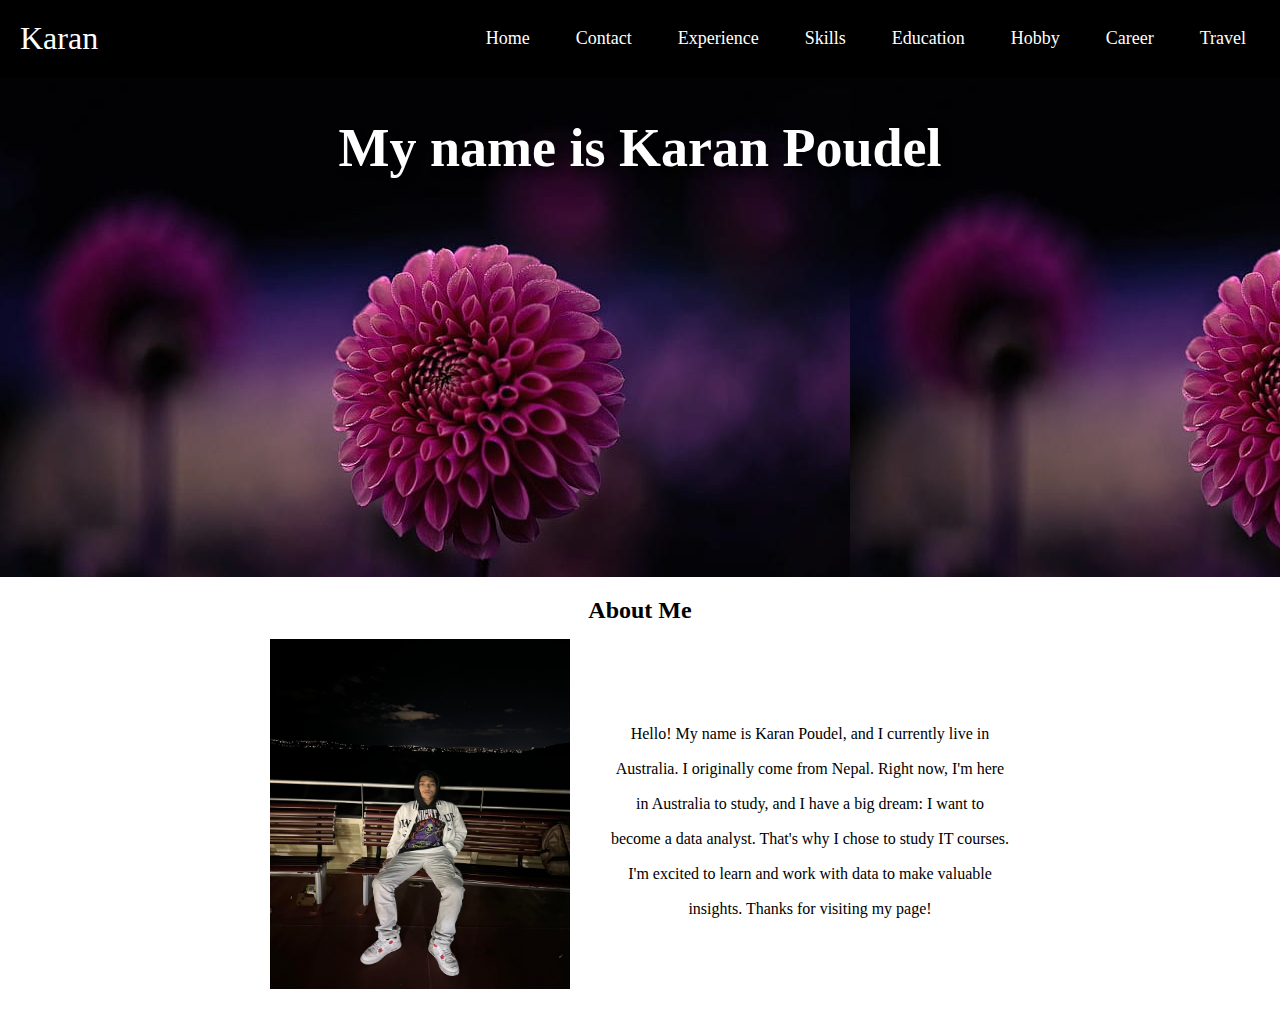
<file: Karan Poudel/Development/index.html>
<!DOCTYPE html>
<html lang="en">
<head>
    <meta charset="UTF-8">
    <meta name="viewport" content="width=device-width, initial-scale=1.0">
    <link rel="stylesheet" href="style.css">
    <title>Document</title>
</head>
    <body>
        <nav style="background-color: black; color: white;" class="navbar">
            <div class="logo">Karan</div>
            <ul class="nav-links">
            <div class="menu">
                <li><a href="index.html">Home</a></li>
                <li><a href="contact.html">Contact</a></li>
                <li><a href="experience.html">Experience</a></li>
                <li><a href="skills.html">Skills</a></li>
                <li><a href="education.html">Education</a></li>
                <li><a href="hobby.html">Hobby</a></li>
                <li><a href="career.html">Career</a></li>
                <li><a href="travel.html">Travel</a></li>
            </div>
          </ul>
        </nav>
        <section style=" background: url('images/second.jpg');" class="index-section">
            <div class="index-heading">
                <h2 style="text-shadow: 5px 5px 6px rgba(0, 0, 0, 0.5); color: white;">My name is Karan Poudel</h2><br>
            </div>
        </section>
        <div style="display: flex; justify-content: center;">
            <h2 style="align-self: center; margin-top: 20px; margin-bottom: 15px; ">About Me</h2>
        </div>
        <div class="about">
            <div class="image">
                <img  height="350px;" width="300px" src="images/image1.jpg" alt="">
            </div>
            <div class="about_text">
                <p>Hello! My name is Karan Poudel, and I currently live in Australia. I originally come from Nepal. Right now, I'm here in Australia to study, and I have a big dream: I want to become a data analyst. That's why I chose to study IT courses. I'm excited to learn and work with data to make valuable insights. Thanks for visiting my page!</p>
            </div>
        </div>
    </body>      
</html>
</file>
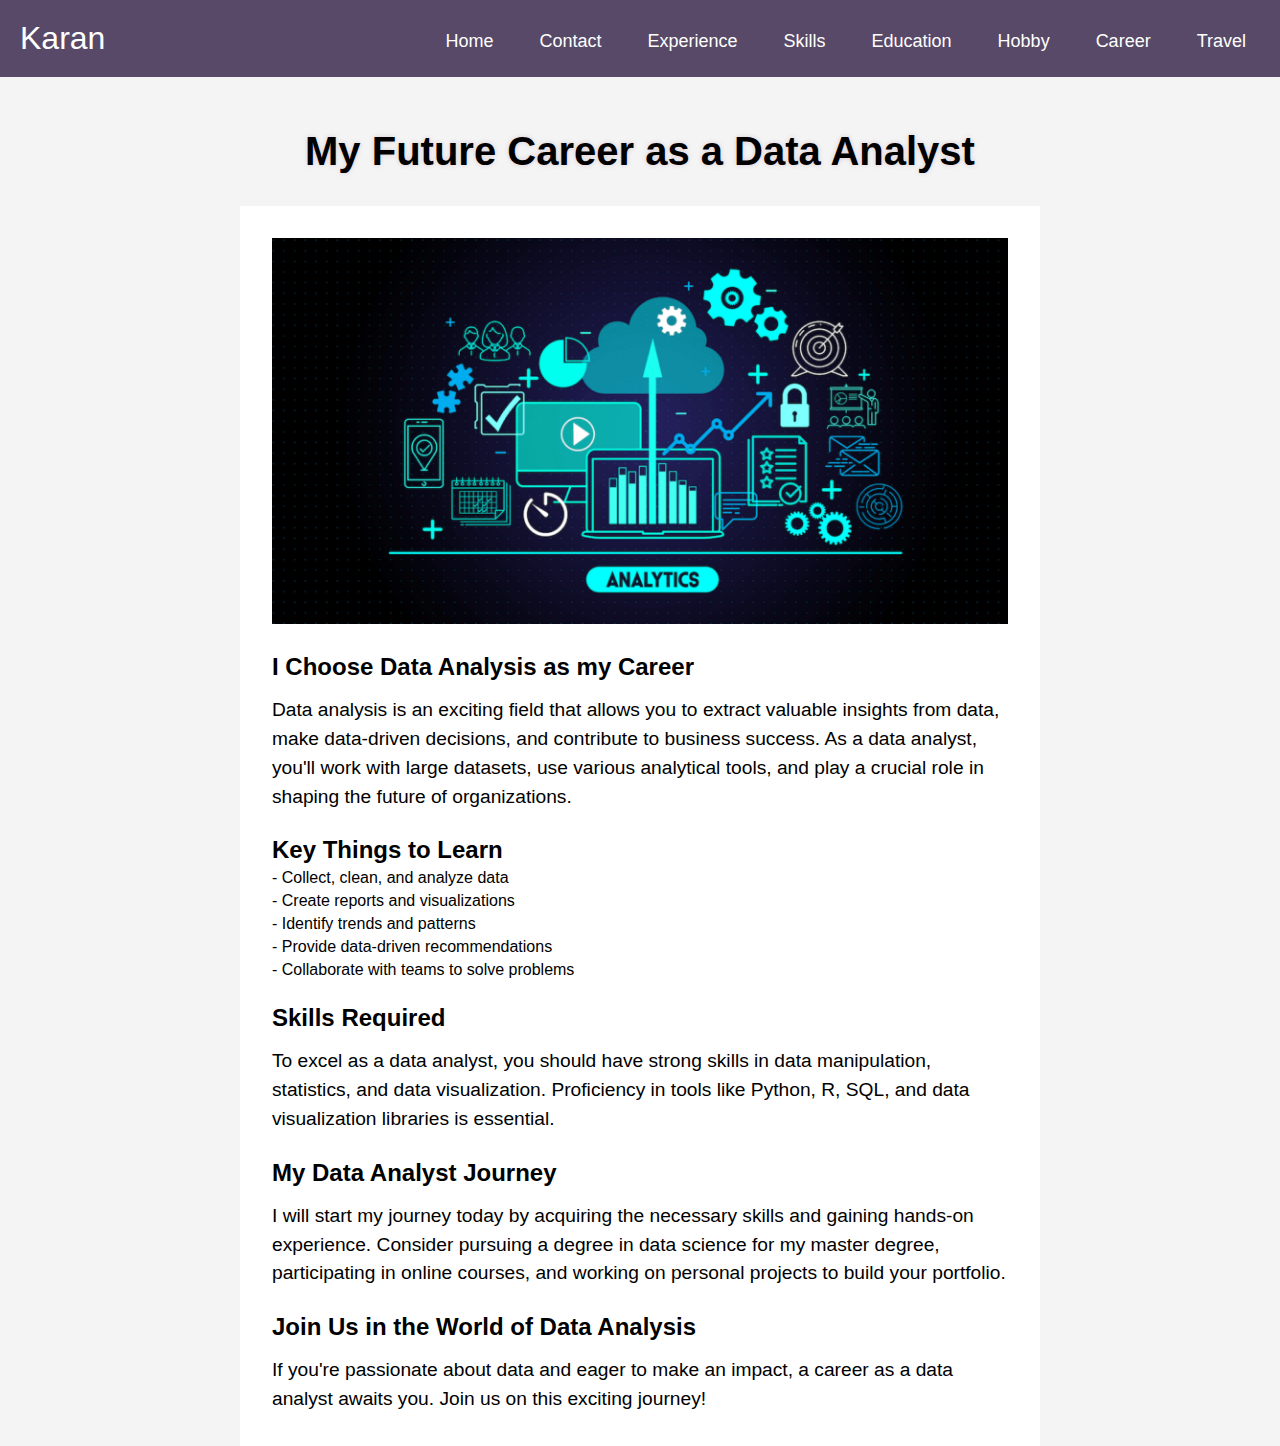
<file: Karan Poudel/Development/career.html>
<!DOCTYPE html>
<html lang="en">
<head>
    <meta charset="UTF-8">
    <meta name="viewport" content="width=device-width, initial-scale=1.0">
    <link rel="stylesheet" href="style.css">
    <title>Document</title>
    <style>
        body {
            font-family: Arial, sans-serif;
            margin: 0;
            padding: 0;
            background-color: #f4f4f4;
        }
        .header {
            color: black;
            text-align: center;
            padding: 2rem 0;
        }
        .container {
            max-width: 800px;
            margin: 0 auto;
            padding: 2rem;
            background-color: #fff;
            }

        h1 {
            font-size: 2.5rem;
            margin-top: 20px;
        }
        h2{
            margin-top: 25px; 
        }
        p {
            font-size: 1.2rem;
            line-height: 1.5;
            margin-top: 15px;
        }
        img {
            max-width: 100%;
            height: auto;
        }
        li{
            margin-top: 5px;
        }
    </style>
</head>
    <body>
        <nav class="navbar">
            <div class="logo">Karan</div>
            <ul class="nav-links">
            <div class="menu">
                <li><a href="index.html">Home</a></li>
                <li><a href="contact.html">Contact</a></li>
                <li><a href="experience.html">Experience</a></li>
                <li><a href="skills.html">Skills</a></li>
                <li><a href="education.html">Education</a></li>
                <li><a href="hobby.html">Hobby</a></li>
                <li><a href="career.html">Career</a></li>
                <li><a href="travel.html">Travel</a></li>
            </div>
          </ul>
        </nav>
        <div class="header">
            <h1 style="text-shadow: 0 0 5px rgba(108, 46, 102, 0.2);">My Future Career as a Data Analyst</h1>
        </div>
        <div class="container">
            <img src="images/data.png" alt="Data Analyst"/>
            <h2>I Choose Data Analysis as my Career</h2>
            <p>Data analysis is an exciting field that allows you to extract valuable insights from data, make data-driven decisions, and contribute to business success. As a data analyst, you'll work with large datasets, use various analytical tools, and play a crucial role in shaping the future of organizations.</p>
    
            <h2>Key Things to Learn</h2>
            <ul>
                <li>- Collect, clean, and analyze data</li>
                <li>- Create reports and visualizations</li>
                <li>- Identify trends and patterns</li>
                <li>- Provide data-driven recommendations</li>
                <li>- Collaborate with teams to solve problems</li>
            </ul>
    
            <h2>Skills Required</h2>
            <p>To excel as a data analyst, you should have strong skills in data manipulation, statistics, and data visualization. Proficiency in tools like Python, R, SQL, and data visualization libraries is essential.</p>
    
            <h2>My Data Analyst Journey</h2>
            <p>I will start my journey today by acquiring the necessary skills and gaining hands-on experience. Consider pursuing a degree in data science for my master degree, participating in online courses, and working on personal projects to build your portfolio.</p>
    
            <h2>Join Us in the World of Data Analysis</h2>
            <p>If you're passionate about data and eager to make an impact, a career as a data analyst awaits you. Join us on this exciting journey!</p>
        </div>
    </body>      
</html>
</file>
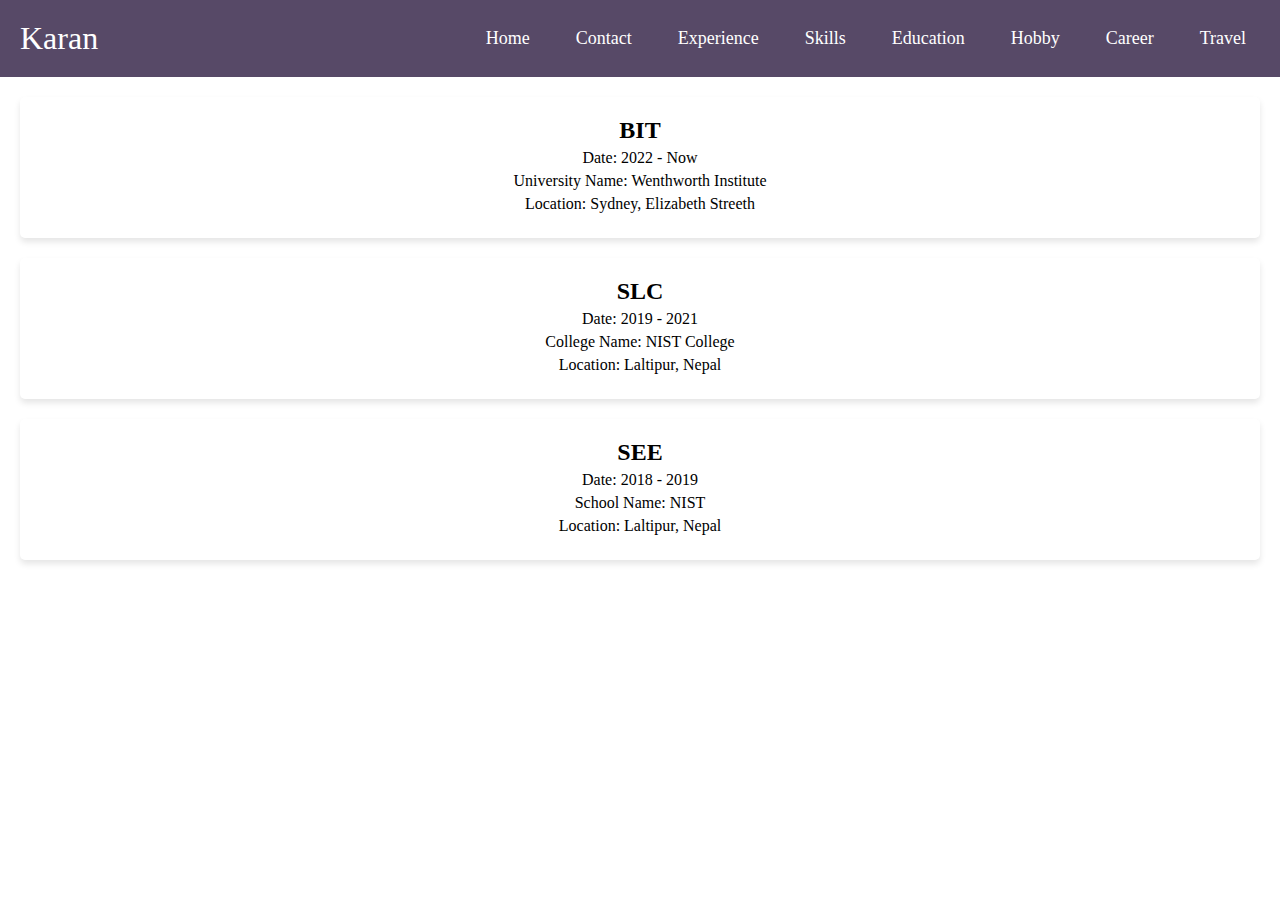
<file: Karan Poudel/Development/education.html>
<!DOCTYPE html>
<html lang="en">
<head>
    <meta charset="UTF-8">
    <meta name="viewport" content="width=device-width, initial-scale=1.0">
    <link rel="stylesheet" href="style.css">
    <title>Document</title>
    <style>
        h2 {
            margin: 0;
            text-align: center;
        }
        p {
            margin: 5px 0;
            text-align: center;
        }
    </style>
</head>
    <body>
        <nav class="navbar">
            <div class="logo">Karan</div>
            <ul class="nav-links">
            <div class="menu">
                <li><a href="index.html">Home</a></li>
                <li><a href="contact.html">Contact</a></li>
                <li><a href="experience.html">Experience</a></li>
                <li><a href="skills.html">Skills</a></li>
                <li><a href="education.html">Education</a></li>
                <li><a href="hobby.html">Hobby</a></li>
                <li><a href="career.html">Career</a></li>
                <li><a href="travel.html">Travel</a></li>
            </div>
          </ul>
        </nav>
        <div class="education-entry">
            <h2>BIT</h2>
            <p>Date: 2022 - Now</p>
            <p>University Name: Wenthworth Institute</p>
            <p>Location: Sydney, Elizabeth Streeth</p>
        </div>
    
        <div class="education-entry">
            <h2>SLC</h2>
            <p>Date: 2019 - 2021</p>
            <p>College Name: NIST College</p>
            <p>Location: Laltipur, Nepal</p>
        </div>
    
        <div class="education-entry">
            <h2>SEE</h2>
            <p>Date: 2018 - 2019</p>
            <p>School Name: NIST</p>
            <p>Location: Laltipur, Nepal</p>
        </div>
    </body>      
</html>
</file>
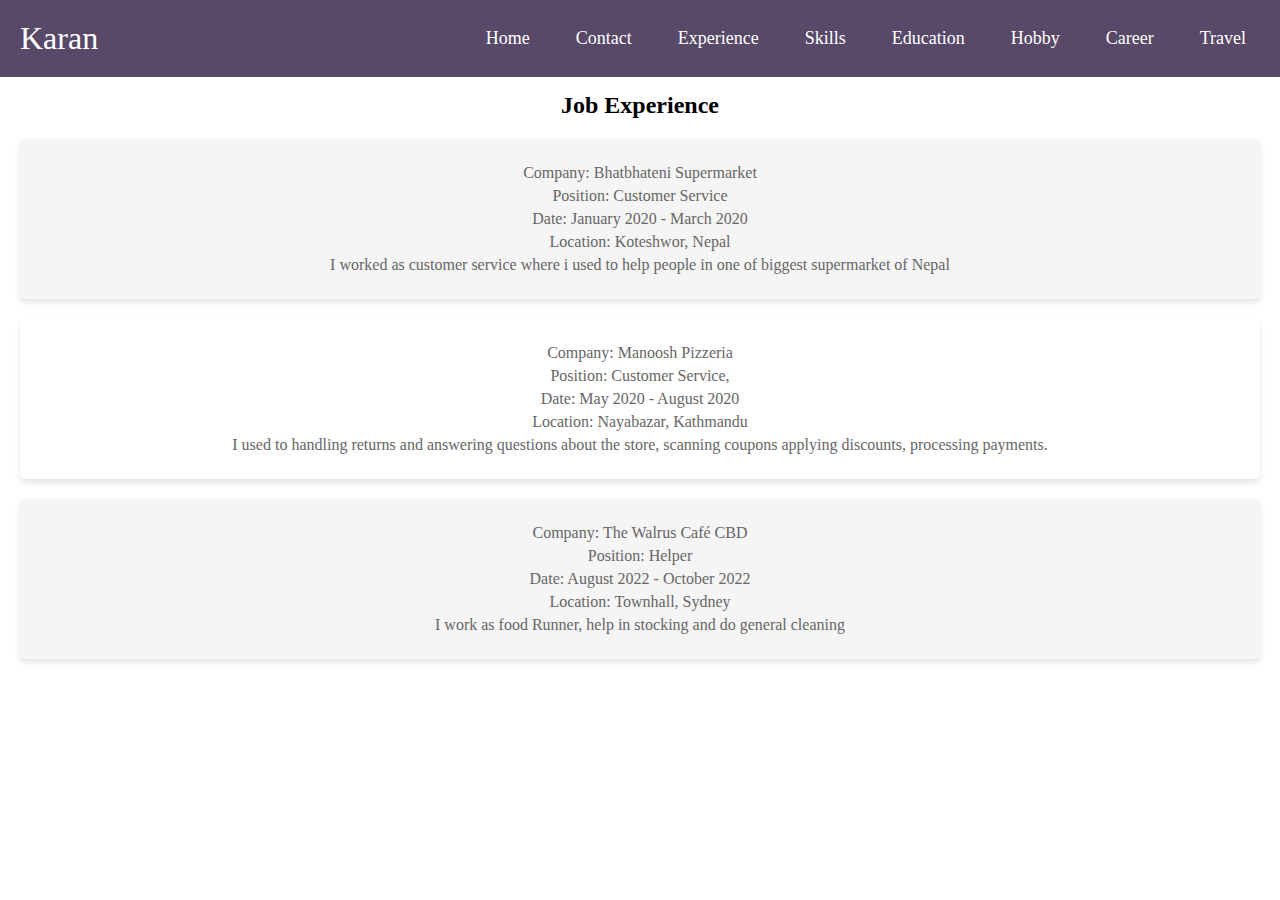
<file: Karan Poudel/Development/experience.html>
<!DOCTYPE html>
<html lang="en">
<head>
    <meta charset="UTF-8">
    <meta name="viewport" content="width=device-width, initial-scale=1.0">
    <link rel="stylesheet" href="style.css">
    <title>Document</title>
</head>
    <body>
        <nav class="navbar">
            <div class="logo">Karan</div>
            <ul class="nav-links">
            <div class="menu">
                <li><a href="index.html">Home</a></li>
                <li><a href="contact.html">Contact</a></li>
                <li><a href="experience.html">Experience</a></li>
                <li><a href="skills.html">Skills</a></li>
                <li><a href="education.html">Education</a></li>
                <li><a href="hobby.html">Hobby</a></li>
                <li><a href="career.html">Career</a></li>
                <li><a href="travel.html">Travel</a></li>
            </div>
          </ul>
        </nav>
        <h2 class="h2exp">Job Experience</h2>
        <div class="experience">
            <p>Company: Bhatbhateni Supermarket</p>
            <p>Position: Customer Service</p>
            <p>Date: January 2020 - March 2020</p>
            <p>Location: Koteshwor, Nepal</p>
            <p>I worked as customer service where i used to help people in one of biggest supermarket of Nepal</p>
        </div>
    
        <div class="experience">
            <p>Company: Manoosh Pizzeria</p>
            <p>Position: Customer Service,</p>
            <p>Date: May 2020 - August 2020</p>
            <p>Location: Nayabazar, Kathmandu</p>
            <p>I used to handling returns and answering questions about the store, scanning coupons applying discounts, processing payments.</p>
        </div>
        <div class="experience">
            <p>Company: The Walrus Café CBD</p>
            <p>Position: Helper</p>
            <p>Date: August 2022 - October 2022</p>
            <p>Location: Townhall, Sydney</p>
            <p>I work as food Runner, help in stocking and do general cleaning</p>
        </div>
    </body>      
</html>
</file>
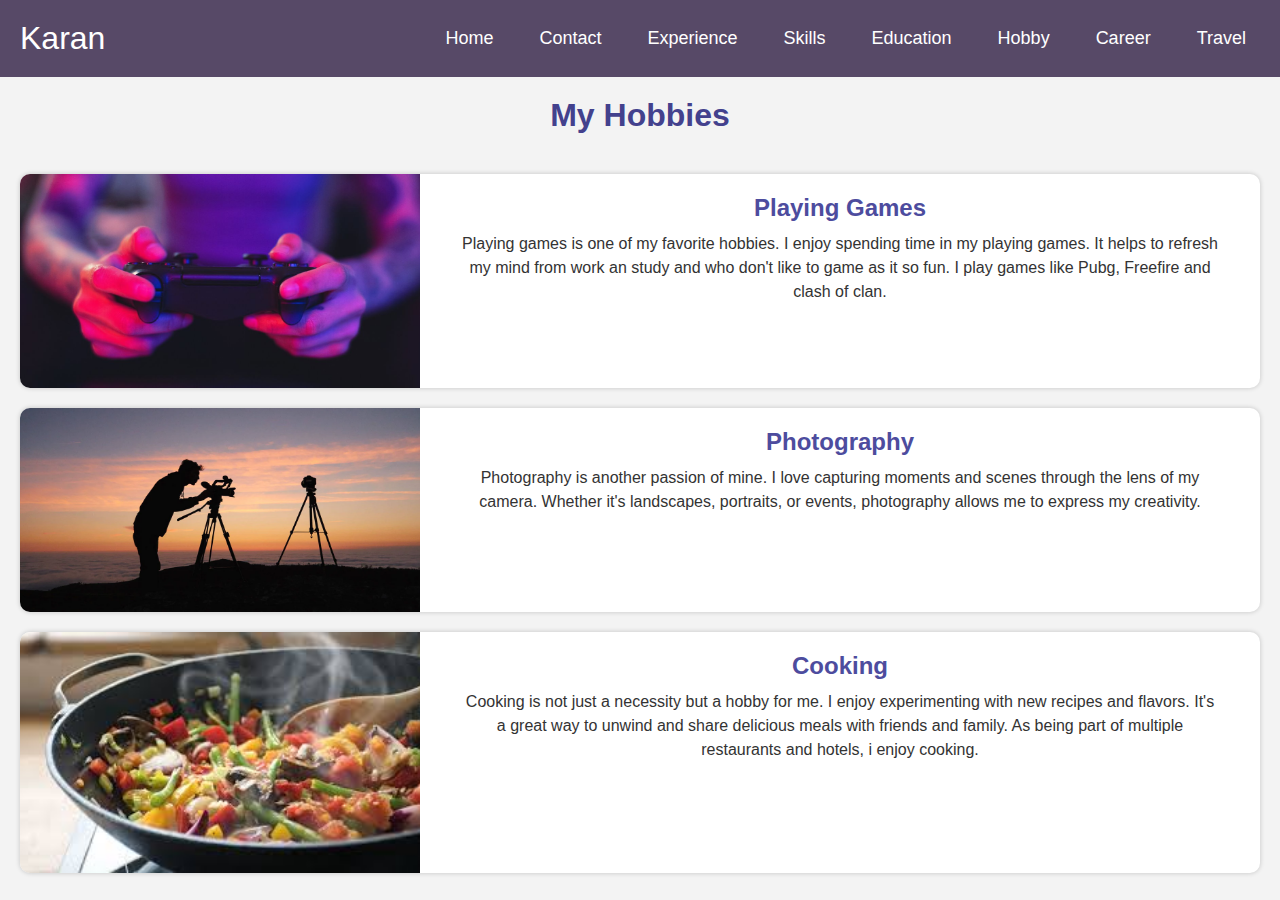
<file: Karan Poudel/Development/hobby.html>
<!DOCTYPE html>
<html lang="en">
<head>
    <meta charset="UTF-8">
    <meta name="viewport" content="width=device-width, initial-scale=1.0">
    <link rel="stylesheet" href="style.css">
    <title>Document</title>
    <style>
        body {
            font-family: Arial, sans-serif;
            background-color: #f3f3f3;
            margin: 0;
            padding: 0;
        }

        header {
            color: #43418d;
            text-align: center;
            padding: 20px;
        }

        h1 {
            margin: 0;
        }

        h2 {
            font-size: 24px;
            color: #4d4c9e;
            margin-bottom: 10px;
            text-align: center;
        }

        p {
            font-size: 16px;
            line-height: 1.5;
            color: #333;
            text-align: center;
            padding-left: 20px;
            padding-right: 20px;
        }
    </style>
</head>
    <body>
        <nav class="navbar">
            <div class="logo">Karan</div>
            <ul class="nav-links">
            <div class="menu">
                <li><a href="index.html">Home</a></li>
                <li><a href="contact.html">Contact</a></li>
                <li><a href="experience.html">Experience</a></li>
                <li><a href="skills.html">Skills</a></li>
                <li><a href="education.html">Education</a></li>
                <li><a href="hobby.html">Hobby</a></li>
                <li><a href="career.html">Career</a></li>
                <li><a href="travel.html">Travel</a></li>
            </div>
          </ul>
        </nav>
        <header>
            <h1>My Hobbies</h1>
        </header>
        <section class="hobby">
            <div class="hobby-image">
                <img src="images/videogame.jpg" alt="Hobby 1">
            </div>
            <div class="hobby-description">
                <h2>Playing Games</h2>
                <p>
                    Playing games is one of my favorite hobbies. I enjoy spending time in my playing games. It helps to refresh my mind from work an study and who don't like to game as it so fun. I play games like Pubg, Freefire and clash of clan.
                </p>
            </div>
        </section>
        <section class="hobby">
            <div class="hobby-image">
                <img src="images/photography.webp" alt="Hobby 2">
            </div>
            <div class="hobby-description">
                <h2>Photography</h2>
                <p>
                    Photography is another passion of mine. I love capturing moments and scenes through the lens of my camera. Whether it's landscapes, portraits, or events, photography allows me to express my creativity.
                </p>
            </div>
        </section>
        <section class="hobby">
            <div class="hobby-image">
                <img src="images/cooking.jpeg" alt="Hobby 3">
            </div>
            <div class="hobby-description">
                <h2>Cooking</h2>
                <p>
                    Cooking is not just a necessity but a hobby for me. I enjoy experimenting with new recipes and flavors. It's a great way to unwind and share delicious meals with friends and family. As being part of multiple restaurants and hotels, i enjoy cooking.
                </p>
            </div>
        </section>
    </body>
    </body>      
</html>
</file>
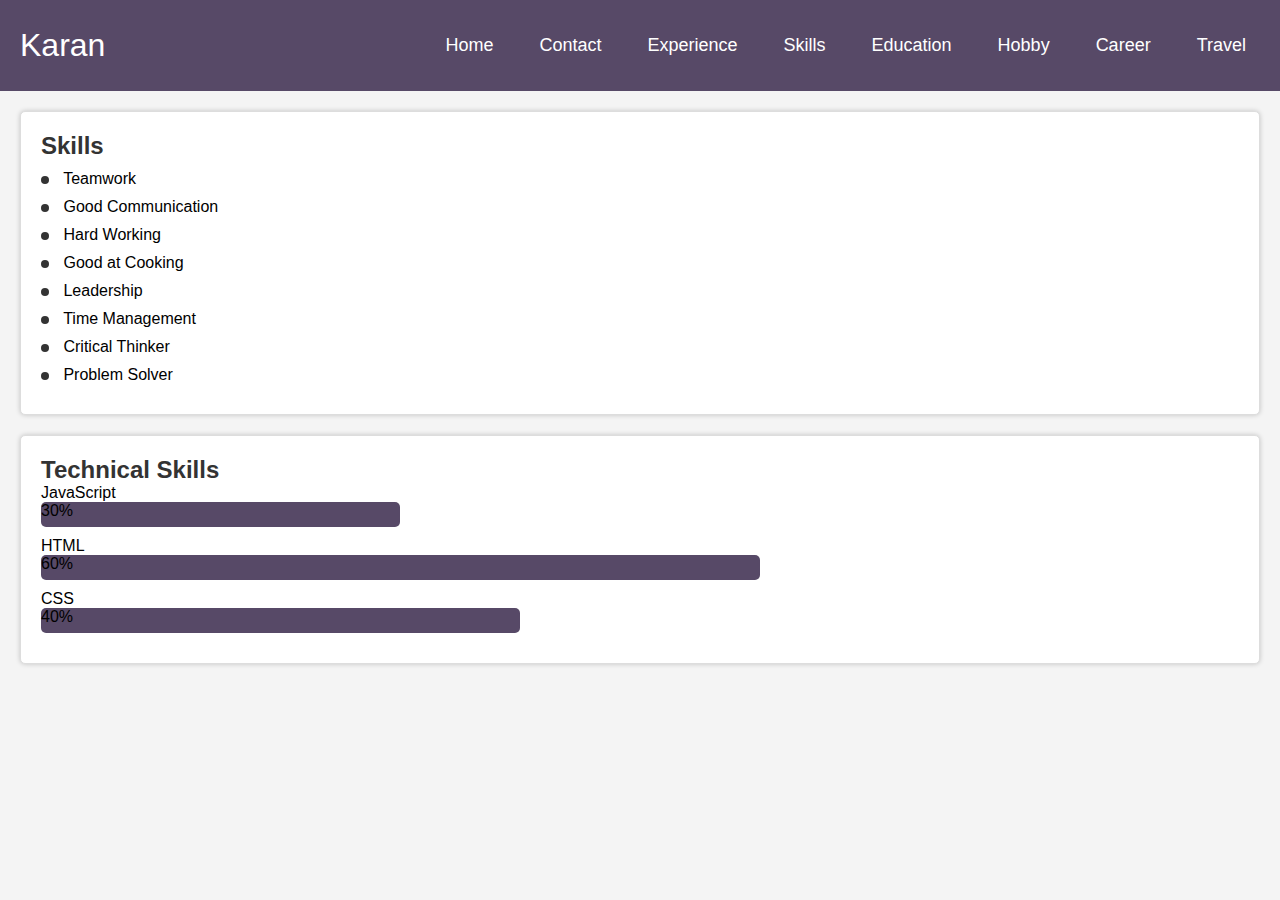
<file: Karan Poudel/Development/skills.html>
<!DOCTYPE html>
<html lang="en">
<head>
    <meta charset="UTF-8">
    <meta name="viewport" content="width=device-width, initial-scale=1.0">
    <link rel="stylesheet" href="style.css">
    <title>Document</title>
    <style>
        body {
            font-family: Arial, sans-serif;
            background-color: #f4f4f4;
            margin: 0;
        }

        h2 {
            font-size: 24px;
            color: #333;
        }
        ul {
            list-style-type: none;
            padding: 0;
        }
        li {
            margin: 10px 0;
        }
    </style>
</head>
    <body>
        <nav class="navbar">
            <div class="logo">Karan</div>
            <ul class="nav-links">
            <div class="menu">
                <li><a href="index.html">Home</a></li>
                <li><a href="contact.html">Contact</a></li>
                <li><a href="experience.html">Experience</a></li>
                <li><a href="skills.html">Skills</a></li>
                <li><a href="education.html">Education</a></li>
                <li><a href="hobby.html">Hobby</a></li>
                <li><a href="career.html">Career</a></li>
                <li><a href="travel.html">Travel</a></li>
            </div>
          </ul>
        </nav>
    </body> 
    <div class="skills">
        <h2>Skills</h2>
        <ul>
            <li><span class="dot"></span> Teamwork</li>
            <li><span class="dot"></span> Good Communication</li>
            <li><span class="dot"></span> Hard Working</li>
            <li><span class="dot"></span> Good at Cooking</li>
            <li><span class="dot"></span> Leadership</li>
            <li><span class="dot"></span> Time Management</li>
            <li><span class="dot"></span> Critical Thinker</li>
            <li><span class="dot"></span> Problem Solver</li>
        </ul>
    </div>
    
    <div class="skills-progress">
        <h2>Technical Skills</h2>
        <div class="skill">
            <p>JavaScript</p>
            <div class="progress-bar" style="width: 30%;">30%</div>
        </div>
        <div class="skill">
            <p>HTML</p>
            <div class="progress-bar" style="width: 60%;">60%</div>
        </div>
        <div class="skill">
            <p>CSS</p>
            <div class="progress-bar" style="width: 40%;">40%</div>
        </div>
    </div>
</html>
</file>
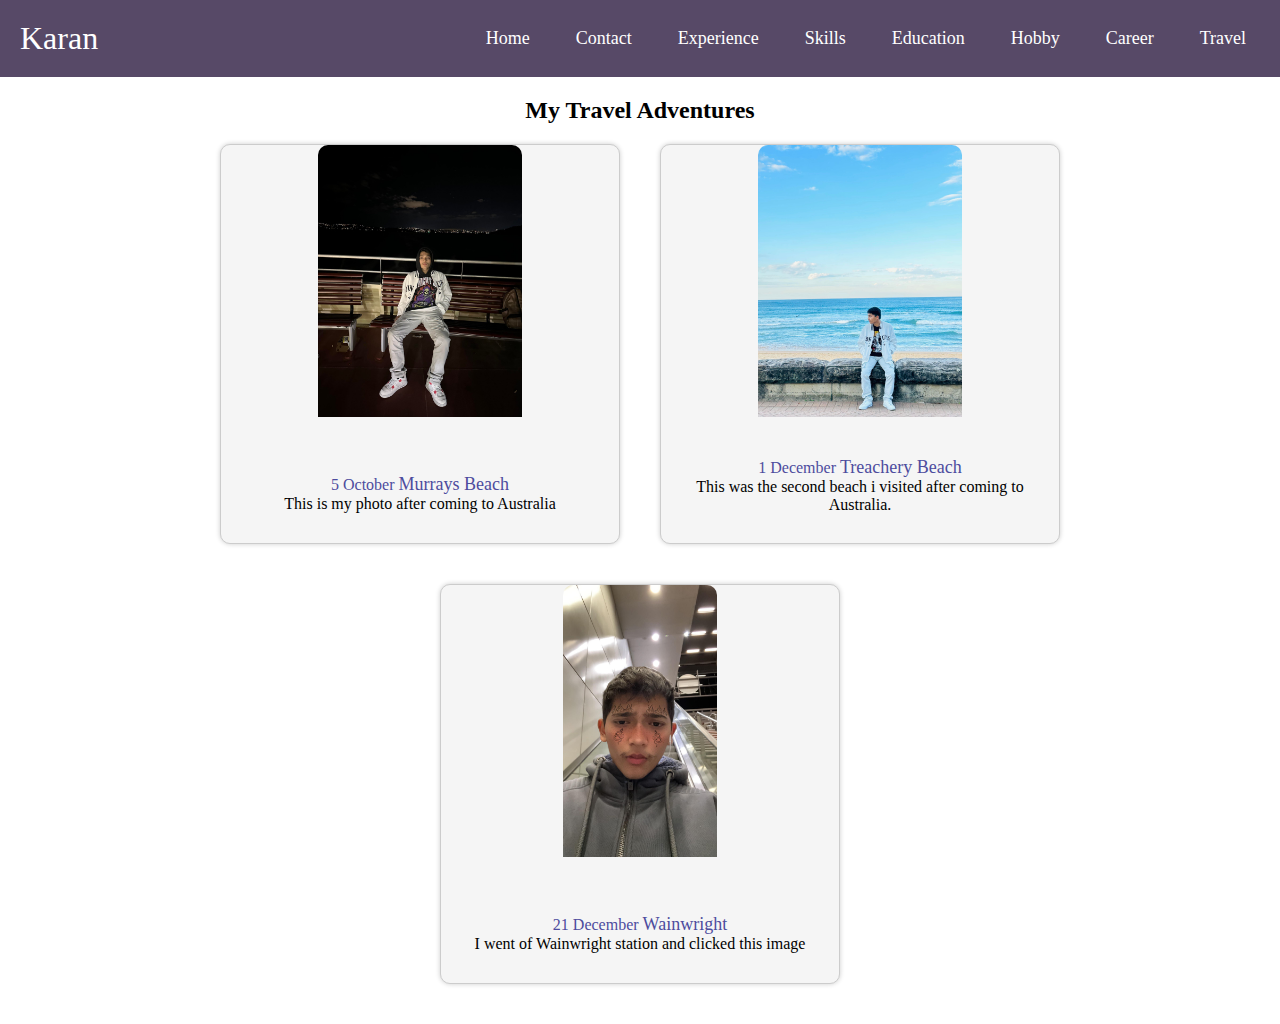
<file: Karan Poudel/Development/travel.html>
<!DOCTYPE html>
<html lang="en">
<head>
    <meta charset="UTF-8">
    <meta name="viewport" content="width=device-width, initial-scale=1.0">
    <link rel="stylesheet" href="style.css">
    <title>Document</title>
    <style>
        body, div, h1, h2, p {
            margin: 0;
            padding: 0;
        }       
    </style>
</head>
    <body>
        <nav class="navbar">
            <div class="logo">Karan</div>
            <ul class="nav-links">
            <div class="menu">
                <li><a href="index.html">Home</a></li>
                <li><a href="contact.html">Contact</a></li>
                <li><a href="experience.html">Experience</a></li>
                <li><a href="skills.html">Skills</a></li>
                <li><a href="education.html">Education</a></li>
                <li><a href="hobby.html">Hobby</a></li>
                <li><a href="career.html">Career</a></li>
                <li><a href="travel.html">Travel</a></li>
            </div>
          </ul>
        </nav>
        <section id="travel-blog">
            <div class="travel-heading">
                <span style="font-size: 24px; margin-top: -20px;">My Travel Adventures</span>
            </div>
            <div class="travel-container"> 
                <div class="travel-box">
                    <div class="travel-img">
                        <img src="images/image1.jpg" alt="">
                    </div>
                    <div class="travel-text">
                        <span style="color: #4d4c9e;">5 October</span>
                        <a class="travel-title" href="#">Murrays Beach</a>
                        <p>This is my photo after coming to Australia</p>
                    </div>
                </div>
                <div class="travel-box">
                    <div class="travel-img">
                        <img src="images/image2.jpg" alt="">
                    </div>
                    <div class="travel-text">
                        <span style="color: #4d4c9e;">1 December</span>
                        <a class="travel-title" href="#">Treachery Beach</a>
                        <p>This was the second beach i visited after coming to Australia.</p>
                    </div>
                </div>
                <div class="travel-box">
                    <div class="travel-img">
                        <img src="images/image3.jpg" alt="">
                    </div>
                    <div class="travel-text">
                        <span style="color: #4d4c9e">21 December</span>
                        <a class="travel-title" href="#">Wainwright</a>
                        <p>I went of Wainwright station and clicked this image</p>
                    </div>
                </div>
            </div>
        </section>
    </body>      
</html>
</file>
<file: Karan Poudel/Development/style.css>
* {
    margin: 0;
    padding: 0;
    box-sizing: border-box;
  }
  
  body {
    font-family: cursive;
  }
  
  a {
    text-decoration: none;
  }
  
  li {
    list-style: none;
  }
  .navbar {
    display: flex;
    align-items: center;
    justify-content: space-between;
    padding: 20px;
    background-color: rgb(87, 73, 103);
    color: #fff;
  }
  
  .nav-links a {
    color: #fff;
  }
  
  .logo {
    font-size: 32px;
  }
  
  .menu {
    display: flex;
    gap: 1em;
    font-size: 18px;
  }
  
  .menu li:hover {
    background-color: #ab52a9;
    border-radius: 5px;
    transition: 0.3s ease;
  }
  
  .menu li {
    padding: 5px 14px;
  }

  .education-entry {
    background-color: white;
    margin: 20px;
    padding: 20px;
    box-shadow: 0 4px 6px rgba(0, 0, 0, 0.1);
    border-radius: 5px;
}

  .experience {
    background-color: white;
    margin: 20px;
    padding: 20px;
    box-shadow: 0 4px 6px rgba(0, 0, 0, 0.1);
    border-radius: 5px;
    cursor: pointer;
    text-align: center;
}
.experience:hover{
    box-shadow: 0 5px 8px rgba(127, 50, 129, 0.1);
}
.h2exp{
    display: flex; 
    justify-content: center; 
    margin-top: 15px; 
    margin-bottom: 15px;
}

.experience p {
    margin: 5px 0;
    color: #666;
}

.experience:nth-child(odd) {
    background-color: #f5f5f5;
}

.experience:nth-child(even) {
    background-color: #ffffff;
}

.index-section {
    background-color: #f5f5f5;
    padding: 40px 0;
    text-align: center;
    height: 500px;
    width: 100%;
}
.index-heading {
    font-size: 36px;
    color: #4c629e;
}
.index-description {
    font-size: 18px;
    color: #555;
    max-width: 800px;
    margin: 0 auto;
    line-height: 30px;
    margin-bottom: 40px;
}
.about{
    display: flex;
    align-items: center;
    justify-content: center;
    gap: 40px;
    margin-left: 50px;
    margin-right: 50px;
    margin-bottom: 30px;
    flex-direction: row;
    transition: all 0.3s ease;
}
.about_text{
    text-align: center;
    height: 200px;
    width: 400px;
    line-height: 35px;
}
@media (max-width: 768px) {
    .about {
        transition: 0.4s ease;
        flex-direction: column;
    }
}

.skills, .skills-progress {
    background-color: #fff;
    padding: 20px;
    margin: 20px;
    border: 1px solid #ddd;
    border-radius: 5px;
    box-shadow: 0 0 5px rgba(0, 0, 0, 0.2);
}
.dot {
    display: inline-block;
    width: 8px;
    height: 8px;
    background-color: #333;
    border-radius: 50%;
    margin-right: 10px;
}

.skills-progress .skill {
    margin-bottom: 10px;
}

.skill p {
    margin: 0;
    font-size: 16px;
}

.progress-bar {
    height: 25px;
    background-color: rgb(87, 73, 103);
    border-radius: 5px;
}

@media (max-width: 768px) {
    .skills, .skills-progress {
        width: 90%;
        margin: 20px auto;
    }
}

#travel-blog {
  text-align: center;
  margin: 20px;
}

.travel-heading {
  font-size: 24px;
  font-weight: bold;
}

.travel-container {
  display: flex;
  flex-wrap: wrap;
  justify-content: center;
}

.travel-box {
  width: 400px; 
  height: 400px;
  margin: 20px;
  border: 1px solid #ccc;
  background-color: #f5f5f5;
  border-radius: 10px;
  box-shadow: 0 0 5px rgba(0, 0, 0, 0.2);
  display: flex;
  flex-direction: column;
  justify-content: space-between;
  padding-bottom: 20px;
}

.travel-img {
  max-width: 100%;
  max-height: 80%;
  border-radius: 10px 10px 0 0;
}
.travel-img img {
  max-width: 100%;
  max-height: 90%;
  border-radius: 10px 10px 0 0;
}

.travel-text {
  padding: 10px;
}

.travel-title {
  font-size: 18px;
  color: #4d4c9e;
  text-decoration: none;
}

.travel-title:hover {
  text-decoration: underline;
}
.hobby {
  display: flex;
  margin: 20px;
  background-color: white;
  border-radius: 10px;
  box-shadow: 0 0 5px rgba(0, 0, 0, 0.2);
}

.hobby-image {
  flex: 1;
  overflow: hidden;
  border-radius: 10px 0 0 10px;
}

.hobby-image img {
  width: 100%;
  height: 100%;
  object-fit: cover;
}

.hobby-description {
  flex: 2;
  padding: 20px;
}
.contact-form {
  display: flex;
  flex-direction: column;
}

.form-control {
  margin-bottom: 20px;
}

.form-control label {
  font-size: 16px;
  color: #333;
}

.form-control input,
.form-control textarea {
  width: 100%;
  padding: 10px;
  border: 1px solid #ccc;
  border-radius: 5px;
  font-size: 16px;
}

.form-control textarea {
  resize: vertical;
  height: 100px;
}

.error-message {
  display: none;
  color: #ff6347;
  font-size: 14px;
  margin-top: 5px;
}

button {
  background-color: #804a7f;
  color: #fff;
  border: none;
  border-radius: 5px;
  padding: 10px 20px;
  font-size: 16px;
  cursor: pointer;
}

button:hover {
  background-color: #583758;
}
</file>
